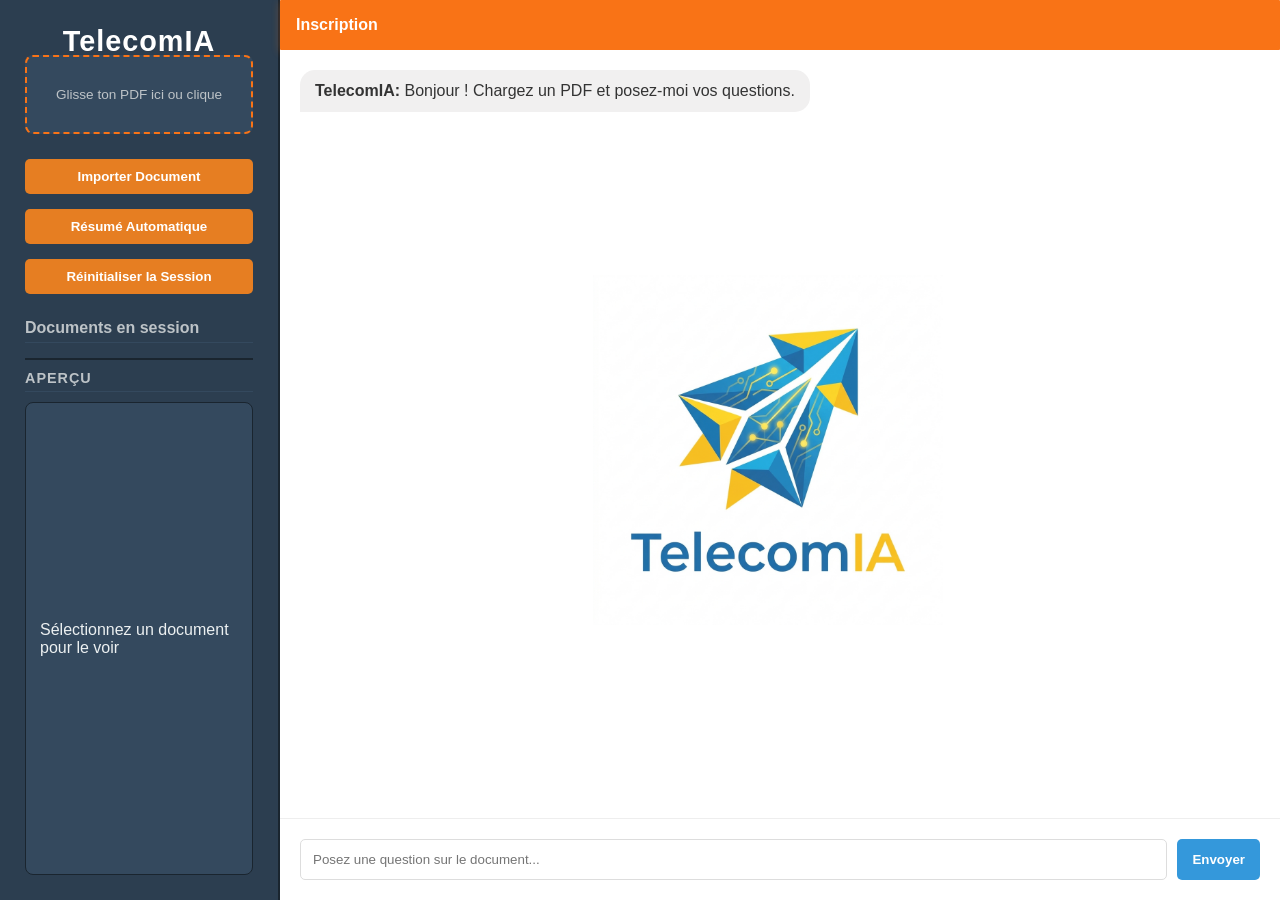
<file: index.html>
<!DOCTYPE html>
<html lang="fr">
<head>
    <meta charset="UTF-8">
    <title>Mon IA Documentaire - TelecomIA RAG</title>
    <link rel="stylesheet" href="style.css">
</head>
<body>


    
<div class="main-layout">
    <div class="sidebar">
        <button type="button" onclick="window.location.reload()" class="btn-titre-refresh">
                 TelecomIA
        </button>
        <div class="upload-section">
            <span id="uploadText">Glisse ton PDF ici ou clique</span>
            <input type="file" id="pdfFile" accept=".pdf">
        </div>
        
        <div id="progress-container" style="display: none; ">
            <progress id="upload-progress" value="0" max="100" style="width: 100%;"></progress>
            <span id="progress-percent">0%</span>
        </div>

        <button id="btnImport" class="secondary">Importer Document</button>

        <button id="btnResume" class="secondary">Résumé Automatique</button>

        <button id="btnReset" class="secondary">Réinitialiser la Session</button>
        
        <h3>Documents en session</h3>
        <ul id="listeDocs"></ul>

        <div id="pdfViewerContainer">
            <h3>Aperçu</h3>
            <div id="pdfViewer">
                <p>Sélectionnez un document pour le voir</p>
            </div>
        </div>
    </div>

    <div class="chat-area">
        <a href="register.html" class="btn-register-top">Inscription</a>
        <div id="chatBox">
            <div class="ai-msg"><b>TelecomIA:</b> Bonjour ! Chargez un PDF et posez-moi vos questions.</div>
        </div>
        
        <div class="input-group">
            <input type="text" id="question" placeholder="Posez une question sur le document...">
            <button id="btnEnvoyer">Envoyer</button>
        </div>
    </div>
</div>

<script src="index.js"></script>
</body>
</html>
</file>
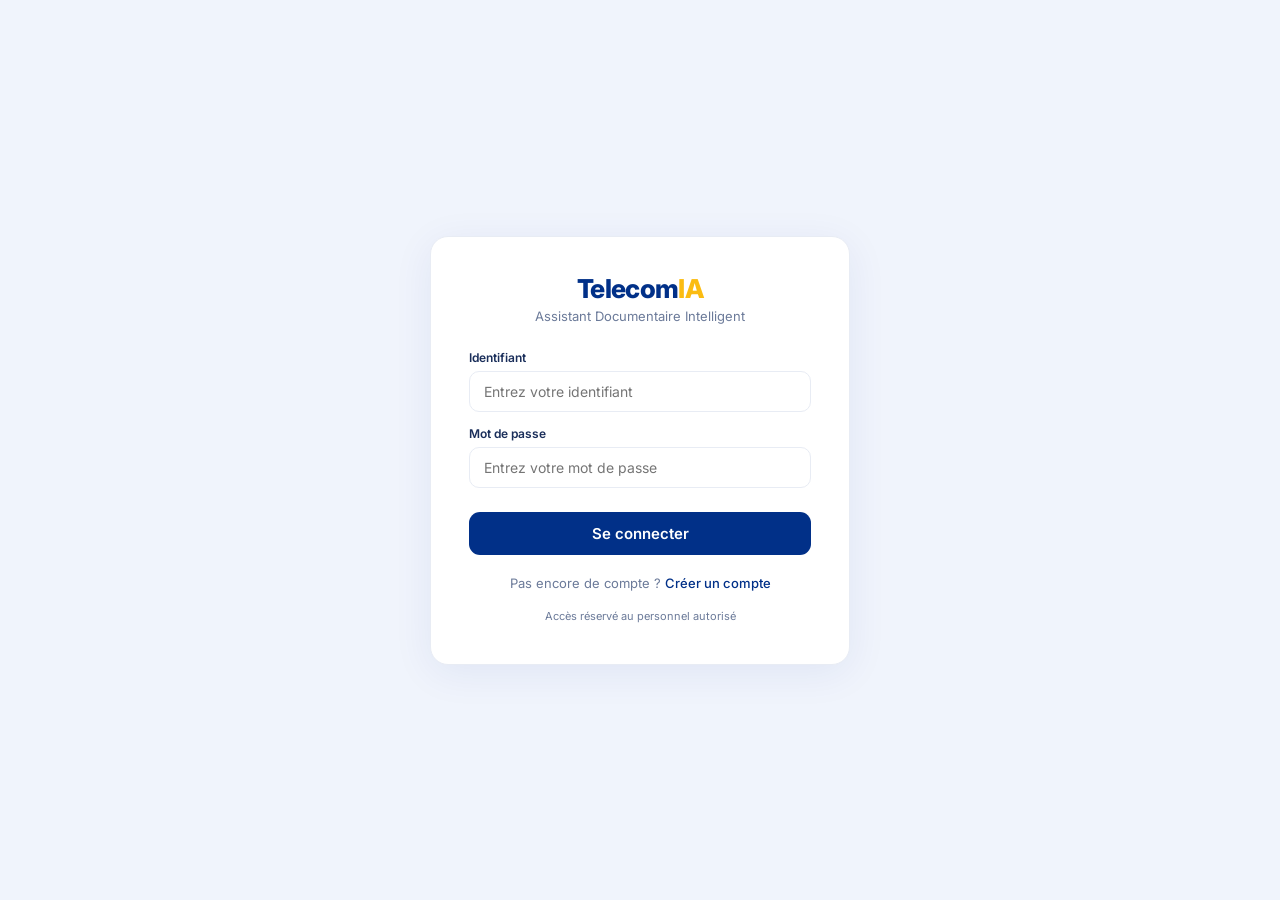
<file: login.html>
<!DOCTYPE html>
<html lang="fr">
<head>
    <meta charset="UTF-8">
    <title>TelecomIA - Connexion</title>
    <link rel="stylesheet" href="test.css">
</head>

<body class="page-login">


    
<div class="login-container">
    <div class="logo">
        <h1>Telecom<span>IA</span></h1>
        <p>Assistant Documentaire Intelligent</p>
    </div>

    <div class="form-group">
        <label>Identifiant</label>
        <input type="text" id="username" placeholder="Entrez votre identifiant" autocomplete="off">
    </div>

    <div class="form-group">
        <label>Mot de passe</label>
        <input type="password" id="password" placeholder="Entrez votre mot de passe">
    </div>

    <button class="btn-login" id="btnLogin">Se connecter</button>

    <div class="error-msg" id="errorMsg">Identifiants incorrects ou compte inactif.</div>
    <div class="register-link"> Pas encore de compte ? <a href="register.html">Créer un compte</a> </div>

    <p class="footer-text">Accès réservé au personnel autorisé</p>
</div>

<script src="login.js"></script>
</body>
</html>
</file>
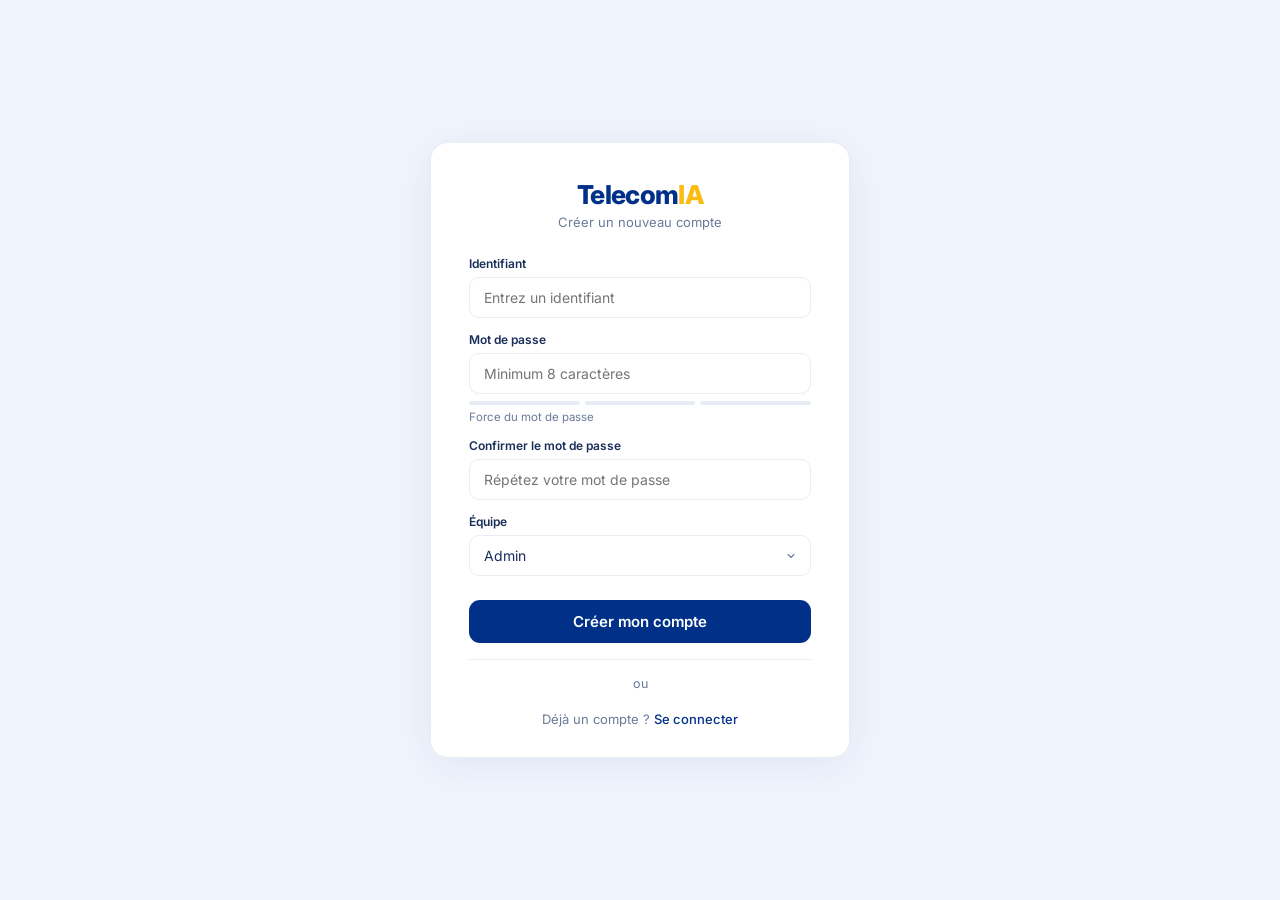
<file: register.html>
<!DOCTYPE html>
<html lang="fr">
<head>
    <meta charset="UTF-8">
    <title>TelecomIA - Inscription</title>
    <link rel="stylesheet" href="test.css">
</head>
<body class="page-register">

<div class="register-container">
    <div class="logo">
        <h1>Telecom<span>IA</span></h1>
        <p>Créer un nouveau compte</p>
    </div>


    <div class="form-group">
        <label>Identifiant</label>
        <input type="text" id="username" placeholder="Entrez un identifiant" autocomplete="off">
    </div>

    <div class="form-group">
        <label>Mot de passe</label>
        <input type="password" id="password" placeholder="Minimum 8 caractères">
        <div class="strength-wrap">
            <div class="strength-bar" id="bar1"></div>
            <div class="strength-bar" id="bar2"></div>
            <div class="strength-bar" id="bar3"></div>
        </div>
        <div class="field-hint" id="strengthLabel">Force du mot de passe</div>
    </div>

    <div class="form-group">
        <label>Confirmer le mot de passe</label>
        <input type="password" id="confirmPassword" placeholder="Répétez votre mot de passe">
        <div id="matchIndicator"></div>
    </div>


<div class="form-group">
        <label>Équipe</label>
        <select id="equipeId">
            <option value="admin">Admin</option>
            <option value="RH">RH</option>
            <option value="TECH">TECH</option>
        </select>
    </div>

    <button class="btn-login" id="btnRegister">Créer mon compte</button>

    <div class="error-msg" id="errorMsg"></div>
    <div class="success-msg" id="successMsg">✓ Compte créé avec succès ! Redirection…</div>

    <div class="or-divider">ou</div>

    <div class="bottom-link">
        Déjà un compte ? <a href="login.html">Se connecter</a>
    </div>
</div>

<script src="register.js"></script>
</body>
</html>
</file>
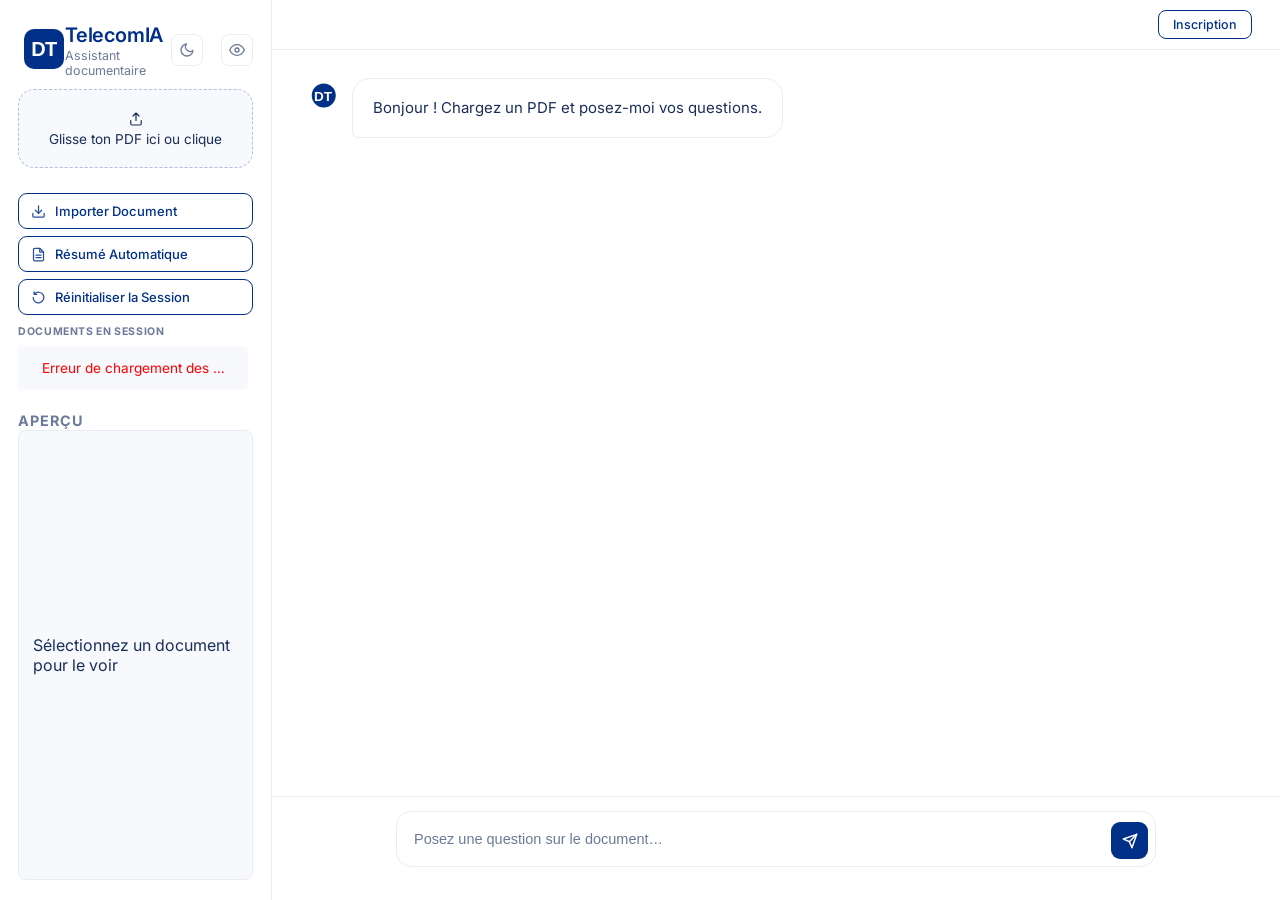
<file: test.html>
<!DOCTYPE html>
<html lang="fr">
<head>
    <title>Mon IA Documentaire - TelecomIA RAG</title>
    <link rel="stylesheet" href="test.css">
</head>
<body>

<div class="m-app">

    <!-- ── SIDEBAR ── -->
    <aside class="m-sidebar">

        <div class="m-side-head">
            <button type="button" onclick="window.location.reload()" class="m-brand">
                <div id="brand-logo"><svg viewBox="0 0 64 64" width="40" height="40"><rect width="64" height="64" rx="16" fill="var(--accent)" /><text x="50%" y="54%" dominant-baseline="middle" text-anchor="middle" fill="#ffffff" font-family="Arial, sans-serif" font-weight="bold" font-size="32" letter-spacing="-1">DT</text></svg></div>
                <div class="m-brand-text">
                    <span class="m-brand-name">TelecomIA</span>
                    <span class="m-brand-sub">Assistant documentaire</span>
                </div>
            </button>
            <button id="btn-theme" class="m-theme" aria-label="Changer le thème">
                <!-- Icône SOLEIL (mode clair) -->
                <svg class="icon-sun" viewBox="0 0 24 24" width="16" height="16" fill="none"
                    stroke="currentColor" stroke-width="2" stroke-linecap="round" stroke-linejoin="round">
                    <circle cx="12" cy="12" r="5"/>
                    <path d="M12 1v2M12 21v2M4.22 4.22l1.42 1.42M18.36 18.36l1.42 1.42
                            M1 12h2M21 12h2M4.22 19.78l1.42-1.42M18.36 5.64l1.42-1.42"/>
                </svg>
                <!-- Icône LUNE (mode sombre) -->
                <svg class="icon-moon" viewBox="0 0 24 24" width="16" height="16" fill="none"
                    stroke="currentColor" stroke-width="2" stroke-linecap="round" stroke-linejoin="round">
                    <path d="M21 12.79A9 9 0 1 1 11.21 3 7 7 0 0 0 21 12.79z"/>
                </svg>
            </button>
            <button id="btn-colorblind" class="m-theme" aria-label="Activer le mode daltonien" style="margin-left: 8px;">
                <svg viewBox="0 0 24 24" width="16" height="16" fill="none" stroke="currentColor" stroke-width="2" stroke-linecap="round" stroke-linejoin="round">
                    <path d="M1 12s4-8 11-8 11 8 11 8-4 8-11 8-11-8-11-8z"></path>
                    <circle cx="12" cy="12" r="3"></circle>
                </svg>
            </button>
        </div>

        <div class="upload-section">
            <span class="upload-icon">
                <svg viewBox="0 0 24 24" width="18" height="18" fill="none" stroke="currentColor" stroke-width="1.6" stroke-linecap="round" stroke-linejoin="round"> <path d="M12 14V4M8 8l4-4 4 4"></path><path d="M5 14v4a2 2 0 0 0 2 2h10a2 2 0 0 0 2-2v-4"></path></svg>
            </span>
            <span class="upload-section-ico"></span>
            <span id="uploadText">Glisse ton PDF ici ou clique</span>
            <input type="file" id="pdfFile" accept=".pdf">
        </div>


            <div id="progress-container" style="display:none;">
                <progress id="upload-progress" value="0" max="100"></progress>
                <span id="progress-percent">0%</span>
            </div>

            <div class="m-actions">
                <button id="btnImport" class="m-btn">
                    <svg viewBox="0 0 24 24" width="15" height="15" fill="none"
                         stroke="currentColor" stroke-width="2"
                         stroke-linecap="round" stroke-linejoin="round">
                        <path d="M21 15v4a2 2 0 0 1-2 2H5a2 2 0 0 1-2-2v-4"/>
                        <polyline points="7 10 12 15 17 10"/>
                        <line x1="12" y1="15" x2="12" y2="3"/>
                    </svg>
                    Importer Document
                </button>
                <button id="btnResume" class="m-btn">
                    <svg viewBox="0 0 24 24" width="15" height="15" fill="none"
                         stroke="currentColor" stroke-width="2"
                         stroke-linecap="round" stroke-linejoin="round">
                        <path d="M14 2H6a2 2 0 0 0-2 2v16a2 2 0 0 0 2 2h12a2 2 0 0 0 2-2V8z"/>
                        <polyline points="14 2 14 8 20 8"/>
                        <line x1="16" y1="13" x2="8" y2="13"/>
                        <line x1="16" y1="17" x2="8" y2="17"/>
                    </svg>
                    Résumé Automatique
                </button>
                <button id="btnReset" class="m-btn">
                    <svg viewBox="0 0 24 24" width="15" height="15" fill="none"
                         stroke="currentColor" stroke-width="2"
                         stroke-linecap="round" stroke-linejoin="round">
                        <path d="M3.5 12a8.5 8.5 0 1 0 2.6-6.1M5 3v4h4"/>
                    </svg>
                    Réinitialiser la Session
                </button>
            </div>

            
                <p class="m-label">Documents en session</p>
                <ul id="listeDocs"></ul>


        <div id="pdfViewerContainer">
            <h3>Aperçu</h3>
            <div id="pdfViewer">
                <p>Sélectionnez un document pour le voir</p>
            </div>
        </div>
    </aside>

    <!-- ── MAIN ── -->
    <main class="m-main">

        <div class="m-chat-head">
            <a href="register.html" class="m-register-link">Inscription</a>
        </div>

        <div class="m-scroll" id="chatBox">
            <div class="ai-row">
                <div class="ai-icon">
                <svg viewBox="0 -3 15 20" width="30" height="30">
                <rect width="16" height="16" rx="8" fill="var(--accent)" />
                <text x="50%" y="50%" dominant-baseline="middle" text-anchor="middle" fill="#ffffff" font-family="Arial, sans-serif" font-weight="bold" font-size="9" dy="-1">DT</text>
                </svg></div>
                   <div class="ai-msg">Bonjour ! Chargez un PDF et posez-moi vos questions.</div>
            </div>       
        </div>

        <div class="m-inputbar">
            <div class="m-input-shell">
                <input type="text" class="m-textarea" id="question" rows="1"
                          placeholder="Posez une question sur le document…">
                <button class="m-send" id="btnEnvoyer" aria-label="Envoyer">
                    <svg viewBox="0 0 24 24" width="16" height="16" fill="none"
                         stroke="currentColor" stroke-width="2.2"
                         stroke-linecap="round" stroke-linejoin="round">
                        <path d="M22 2L11 13"/>
                        <path d="M22 2L15 22 11 13 2 9l20-7z"/>
                    </svg>
                </button>
            </div>
        </div>

    </main>

</div>

<script src="index.js"></script>
</body>
</html>
</file>
<file: style.css>
/* --- Mise en page globale --- */
* {
    box-sizing: border-box;
    margin: 0;
    padding: 0;
}

body {
    font-family: 'Segoe UI', Tahoma, Geneva, Verdana, sans-serif;
    background-color: #f0f2f5;
    color: #333;
}

.main-layout {
    display: flex;
    height: 100vh; /* Toute la hauteur de l'écran */
    overflow: hidden;
}

/* --- Écran de connexion --- */


body.page-register {
    background-color: #0f3460;
    display: flex;
    justify-content: center;
    align-items: center;
    height: 100vh;
    overflow: hidden;
}


body.page-register::before {
    content: '';
    position: fixed;
    top: -50%;
    left: -50%;
    width: 200%;
    height: 200%;
    background: radial-gradient(ellipse at center, #fb923c 0%, #1a1a2e 50%, #0f3460 100%);
    animation: rotateBg 10s linear infinite;
    z-index: 0;
}

body.page-register .main-layout {
    display: none;
}

/* Container */
body.page-register .register-container,
body.page-register #register-screen {
    position: relative;
    z-index: 1;
    background: #16213e;
    border: 1px solid #fb923c;
    border-radius: 12px;
    padding: 48px 40px;
    width: 380px;
    max-width: 90%;
    box-shadow: 0 20px 60px rgba(0,0,0,0.5);
    animation: fadeIn 0.4s ease;
    text-align: center;
    color: #e0e0e0;
    margin: 0 auto;
}

/* Logo */
body.page-register .logo {
    margin-bottom: 32px;
}
body.page-register .logo h1 {
    color: #e0e0e0;
    font-size: 1.8rem;
    font-weight: 700;
    letter-spacing: 1px;
}
body.page-register .logo span {
    color: #fb923c;
}
body.page-register .logo p {
    color: #7a8ba0;
    font-size: 0.85rem;
    margin-top: 6px;
}

/* Groupes de formulaire */
body.page-register .form-group {
    margin-bottom: 20px;
    text-align: left;
}
body.page-register label {
    display: block;
    color: #a0b4c8;
    font-size: 0.82rem;
    margin-bottom: 8px;
    letter-spacing: 0.5px;
    text-transform: uppercase;
}

/* Champs */
body.page-register input, select {
    width: 100%;
    padding: 12px 16px;
    background: #0f3460;
    border: 0.5px solid #fb923c;
    border-radius: 8px;
    color: #e0e0e0;
    font-size: 0.95rem;
    outline: none;
    transition: border-color 0.2s, box-shadow 0.2s;
    box-sizing: border-box;
}
body.page-register input:focus, select:focus {
    box-shadow: 0 0 0 1px #fb923c;
}
body.page-register input::placeholder {
    color: #4a6080;
}

/* Bouton */
body.page-register .btn-register,
body.page-register #btnRegister {
    width: 100%;
    padding: 13px;
    background: #f97316;
    color: #fff;
    border: none;
    border-radius: 8px;
    font-size: 1rem;
    font-weight: 600;
    cursor: pointer;
    margin-top: 8px;
    transition: background 0.2s, transform 0.1s;
    letter-spacing: 0.5px;
}
body.page-register .btn-register:hover,
body.page-register #btnRegister:hover {
    background: #fb923c;
}
body.page-register .btn-register:active,
body.page-register #btnRegister:active {
    transform: scale(0.98);
}
body.page-register .btn-register:disabled,
body.page-register #btnRegister:disabled {
    background: #2a5080;
    cursor: not-allowed;
}

/* Message d'erreur */
body.page-register .error-msg {
    background: rgba(220, 53, 69, 0.15);
    border: 1px solid rgba(220, 53, 69, 0.4);
    color: #ff6b7a;
    padding: 10px 14px;
    border-radius: 8px;
    font-size: 0.85rem;
    margin-top: 16px;
    display: none;
    text-align: center;
}
body.page-register .error-msg.visible {
    display: block;
    animation: shake 0.3s ease;
}

@keyframes shake {
    0%, 100% { transform: translateX(0); }
    25%       { transform: translateX(-6px); }
    75%       { transform: translateX(6px); }
}

/* Pied de page */
body.page-register .footer-text,
body.page-register p.footer-text {
    text-align: center;
    color: #4a6080;
    font-size: 0.75rem;
    margin-top: 28px;
}


body.page-login {
    background-color: #0f3460;
    display: flex;
    justify-content: center;
    align-items: center;
    height: 100vh;
    overflow: hidden;
    top: -50%;
    left: -50%;
    width: 100%;
}

body.page-login::before {
    content: '';
    position: fixed;
    top: -50%;
    left: -50%;
    width: 200%;
    height: 200%;
    background: radial-gradient(ellipse at center, #fb923c 0%, #1a1a2e 50%, #0f3460 100%);
    animation: rotateBg 10s linear infinite;
    z-index: 0;
}

@keyframes rotateBg {
    0%   { transform: rotate(0deg); }
    100% { transform: rotate(360deg); }
}


body.page-login .main-layout {
    display: none;
}

/* Container */
body.page-login .login-container,
body.page-login #login-screen {
    position: relative;
    z-index: 1;
    background: #16213e;
    border: 1px solid #fb923c;
    border-radius: 12px;
    padding: 48px 40px;
    width: 380px;
    max-width: 90%;
    box-shadow: 0 20px 60px rgba(0,0,0,0.5);
    animation: fadeIn 0.4s ease;
    text-align: center;
    color: #e0e0e0;
    margin: 0 auto;
}

@keyframes fadeIn {
    from { opacity: 0; transform: translateY(20px); }
    to   { opacity: 1; transform: translateY(0); }
}

/* Logo */
body.page-login .logo {
    margin-bottom: 32px;
}
body.page-login .logo h1 {
    color: #e0e0e0;
    font-size: 1.8rem;
    font-weight: 700;
    letter-spacing: 1px;
}
body.page-login .logo span {
    color: #fb923c;
}
body.page-login .logo p {
    color: #7a8ba0;
    font-size: 0.85rem;
    margin-top: 6px;
}

/* Groupes de formulaire */
body.page-login .form-group {
    margin-bottom: 20px;
    text-align: left;
}
body.page-login label {
    display: block;
    color: #a0b4c8;
    font-size: 0.82rem;
    margin-bottom: 8px;
    letter-spacing: 0.5px;
    text-transform: uppercase;
}

/* Champs */
body.page-login input, select {
    width: 100%;
    padding: 12px 16px;
    background: #0f3460;
    border: 0.5px solid #fb923c;
    border-radius: 8px;
    color: #e0e0e0;
    font-size: 0.95rem;
    outline: none;
    transition: border-color 0.2s, box-shadow 0.2s;
    box-sizing: border-box;
}
body.page-login input:focus, select:focus {
    box-shadow: 0 0 0 1px #fb923c;
}
body.page-login input::placeholder {
    color: #4a6080;
}

/* Bouton */
body.page-login .btn-login,
body.page-login #btnLogin {
    width: 100%;
    padding: 13px;
    background: #f97316;
    color: #fff;
    border: none;
    border-radius: 8px;
    font-size: 1rem;
    font-weight: 600;
    cursor: pointer;
    margin-top: 8px;
    transition: background 0.2s, transform 0.1s;
    letter-spacing: 0.5px;
}
body.page-login .btn-login:hover,
body.page-login #btnLogin:hover {
    background: #fb923c;
}
body.page-login .btn-login:active,
body.page-login #btnLogin:active {
    transform: scale(0.98);
}
body.page-login .btn-login:disabled,
body.page-login #btnLogin:disabled {
    background: #2a5080;
    cursor: not-allowed;
}

/* Message d'erreur */
body.page-login .error-msg {
    background: rgba(220, 53, 69, 0.15);
    border: 1px solid rgba(220, 53, 69, 0.4);
    color: #ff6b7a;
    padding: 10px 14px;
    border-radius: 8px;
    font-size: 0.85rem;
    margin-top: 16px;
    display: none;
    text-align: center;
}
body.page-login .error-msg.visible {
    display: block;
    animation: shake 0.3s ease;
}

@keyframes shake {
    0%, 100% { transform: translateX(0); }
    25%       { transform: translateX(-6px); }
    75%       { transform: translateX(6px); }
}

/* Pied de page */
body.page-login .footer-text,
body.page-login p.footer-text {
    text-align: center;
    color: #4a6080;
    font-size: 0.75rem;
    margin-top: 28px;
}

/* --- Barre latérale (Sidebar) --- */
.btn-titre-refresh {
    background: none;
    border: none;
    color: #ffffff; 
    font-size: 1.8rem;
    font-weight: 700;
    letter-spacing: 1px;
    cursor: pointer;
    padding: 0;
    text-align: center;
    transition: opacity 0.2s;
    height: 30px;
}

.btn-titre-refresh:hover {opacity: 0.7; }



.sidebar {
    /* Structure */
    width: 280px;
    height: 100vh;
    overflow-y: auto;
    display: flex;
    flex-direction: column;

    /* Look & Design */
    background-color: #2c3e50;
    color: #ecf0f1;
    padding: 25px;
    border-right: 2px solid #1a252f;
    box-shadow: 2px 0 10px rgba(0,0,0,0.2);
}

/* On garde les styles des éléments internes */
.sidebar h2 {
    font-size: 1.4em;
    margin-bottom: 20px;
    color: #3498db;
    font-weight: 600;
}

.sidebar h3 {
    font-size: 1em;
    margin-top: 10px;
    margin-bottom: 15px;
    color: #bdc3c7;
    border-bottom: 1px solid #34495e;
    padding-bottom: 5px;
}

.upload-section {
    margin-bottom: 25px;
    background: #34495e;
    padding: 30px 15px;
    border-radius: 8px;
    border: 2px dashed #f97316;
    text-align: center;
    color: #bdc3c7;
    font-size: 0.85em;
    position: relative;
}



input[type="file"] {
    position: absolute;
    top: 0;
    left: 0;
    width: 100%;
    height: 100%;
    opacity: 0;
    cursor: pointer;
}

.upload-section:hover {
    background: #2c3e50; 
    border-color: #fb923c;
}



/* --- Boutons --- */
button {
    padding: 10px 15px;
    border: none;
    border-radius: 5px;
    cursor: pointer;
    font-weight: bold;
    transition: background 0.3s;
}

#btnEnvoyer {
    background-color: #3498db;
    color: white;
}

#btnEnvoyer:hover {
    background-color: #2980b9;
}

.secondary {
    background-color: #e67e22;
    color: white;
    width: 100%;
    margin-bottom: 15px;
}

.secondary:hover {
    background-color: #d35400;
}
/* --- Liste des documents --- */
#listeDocs {
    list-style: none;
    flex-shrink: 0; /* Empêche la liste de s'écraser, mais on va limiter sa hauteur */
    max-height: 90px; /* Taille maximum avant de scroller */
    overflow-y: auto;
    padding-right: 5px;
}

#listeDocs li {
    background: #34495e;
    padding: 10px; /* Plus d'espace pour cliquer */
    margin-bottom: 8px;
    border-radius: 5px;
    font-size: 0.85em;
    cursor: pointer;
    transition: all 0.2s ease;
    border-left: 4px solid transparent; /* Petit détail chic */
    white-space: nowrap; /* Empêche le texte de revenir à la ligne */
    overflow: hidden; /* Cache ce qui dépasse */
    text-overflow: ellipsis; /* Coupe le nom si trop long */
}

#listeDocs li:hover {
    background: #4e6a85;
    transform: translateX(3px); /* Effet de glissement au survol */
}

/* CLASSE ACTIVE : Ajoutée par le JS quand on clique */
#listeDocs li.actif {
    background: #3498db; 
    border-left: 5px solid #fff;
    font-weight: bold;
    box-shadow: 0 4px 12px rgba(0,0,0,0.2);
    position: relative; /* Indispensable pour placer la forme */
    clip-path: polygon(0% 0%, 95% 0%, 100% 50%, 95% 100%, 0% 100%);
    padding-right: 20px; /* Décale légèrement l'élément vers la droite */
}

/* Le triangle blanc */
#listeDocs li.actif::after {
    content: "";
    position: absolute;
    right: 15%; 
    top: 50%;
    transform: translateY(-50%);
    
    /* Dessin du triangle blanc */
    border-top: 6px solid transparent;
    border-bottom: 6px solid transparent;
    border-left: 8px solid #fff; 
}

/* --- Vue Document (PDF) --- */
#pdfViewerContainer {
    flex-grow: 1;
    display: flex;
    flex-direction: column;
    border-top: 2px solid #1a252f;
    min-height: 0; /* Important pour le scroll interne */
}

#pdfViewerContainer h3 {
    font-size: 0.9em;
    text-transform: uppercase;
    letter-spacing: 1px;
    margin-bottom: 10px;
    color: #bdc3c7;
}

#pdfViewer {
    flex-grow: 1;
    background: #34495e; 
    border-radius: 8px;
    overflow: hidden;
    display: flex;
    align-items: center;
    justify-content: center;
    border: 1px solid #1a252f;
}

#pdfViewer embed, #pdfViewer iframe {
    width: 100%;
    height: 100%;
    border: none;
}

#pdfViewer p
{
    margin: 0;
    padding: 7px 14px;
}


/* --- Zone de Chat --- */
.chat-area {
    flex: 1;
    display: flex;
    flex-direction: column;
    background-color: white;
}

#chatBox {
    flex: 1;
    padding: 20px;
    overflow-y: auto;
    display: flex;
    flex-direction: column;
    gap: 15px;
    position: relative;
    background-color: white;
}

#chatBox::before {
    content: "";
    position: fixed;
    top: 50%;
    left: 60%;
    transform: translate(-50%, -50%);
    width: 350px;  /* Taille du logo */
    height: 350px; 
    background-image: url('images/LOGOTelecomIA.png'); 
    background-repeat: no-repeat;
    background-position: center;
    background-size: contain;
    opacity: 0.9; 
    pointer-events: none;
    z-index: 0;
}


.ai-msg {
    position: relative;
    z-index: 1;
    align-self: flex-start;
    background-color: #f1f0f0;
    padding: 10px 15px;
    border-radius: 15px 15px 15px 0;
    max-width: 80%;
    line-height: 1.4;
}

.user-msg {
    position: relative;
    z-index: 1;
    align-self: flex-end;
    background-color: #3498db;
    color: white;
    padding: 10px 15px;
    border-radius: 15px 15px 0 15px;
    max-width: 80%;
}

/* --- Barre de saisie --- */
.input-group {
    padding: 20px;
    border-top: 1px solid #eee;
    display: flex;
    gap: 10px;
}

#question {
    flex: 1;
    padding: 12px;
    border: 1px solid #ddd;
    border-radius: 5px;
    outline: none;
}


/* --- Page Inscription --- */
body.page-login .register-container {
    width: 440px;
    padding: 40px 42px;
}

.form-row {
    display: flex;
    gap: 14px;
}
.form-row .form-group {
    flex: 1;
    margin-bottom: 18px;
}

.strength-wrap {
    display: flex;
    gap: 5px;
    margin-top: 7px;
}
.strength-bar {
    flex: 1;
    height: 3px;
    border-radius: 3px;
    background: #1a3550;
    transition: background 0.35s ease;
}
.strength-bar.weak   { background: #ef4444; }
.strength-bar.medium { background: #f59e0b; }
.strength-bar.strong { background: #22c55e; }

.success-msg {
    background: rgba(34, 197, 94, 0.12);
    border: 1px solid rgba(34, 197, 94, 0.35);
    color: #4ade80;
    padding: 10px 14px;
    border-radius: 8px;
    font-size: 0.85rem;
    margin-top: 16px;
    display: none;
    text-align: center;
}
.success-msg.visible {
    display: block;
    animation: fadeIn 0.3s ease;
}

.or-divider {
    display: flex;
    align-items: center;
    gap: 10px;
    color: #4a6080;
    font-size: 0.78rem;
    margin: 18px 0 14px;
}
.or-divider::before,
.or-divider::after {
    content: '';
    flex: 1;
    height: 1px;
    background: #1e3a5a;
}

.bottom-link {
    text-align: center;
    color: #7a8ba0;
    font-size: 0.83rem;
    margin-top: 18px;
}
.bottom-link a {
    color: #fb923c;
    text-decoration: none;
    font-weight: 600;
    transition: color 0.2s;
}
.bottom-link a:hover {
    color: #f97316;
    text-decoration: underline;
}

.field-hint {
    color: #4a6080;
    font-size: 0.72rem;
    margin-top: 5px;
}
.match-ok   { color: #4ade80; font-size: 0.72rem; margin-top: 5px; }
.match-fail { color: #f87171; font-size: 0.72rem; margin-top: 5px; }

/* --- Lien inscription dans login.html --- */
body.page-login .register-link {
    text-align: center;
    color: #7a8ba0;
    font-size: 0.83rem;
    margin-top: 16px;
}
body.page-login .register-link a {
    color: #fb923c;
    text-decoration: none;
    font-weight: 600;
}
body.page-login .register-link a:hover {
    color: #f97316;
    text-decoration: underline;
}

/* --- Barre top + bouton inscription dans index.html --- */
.chat-topbar {
    display: flex;
    justify-content: flex-end;
    align-items: center;
    padding: 10px 20px;
    border-bottom: 1px solid #eee;
    background: #ffffff;
    flex-shrink: 0;
}
.btn-register-top {
    display: inline-flex;
    align-items: center;
    gap: 7px;
    background: #f97316;
    color: #fff;
    padding: 16px 16px;
    border-radius: 1px;
    font-size: 1rem;
    font-weight: 700;
    text-decoration: none;
    transition: background 0.2s, transform 0.15s, box-shadow 0.2s;
    box-shadow: 0 2px 8px rgba(249,115,22,0.3);
}
.btn-register-top:hover {
    background: #fb923c;
    transform: translateY(-1px);
    box-shadow: 0 4px 14px rgba(249,115,22,0.4);
}
</file>
<file: test.css>
@import url('https://fonts.googleapis.com/css2?family=Inter:wght@400;500;600;800&display=swap');

/* ── Tokens : mode clair ─────────────────────────────────────── */
.m-app {
  --bg:          #FFFFFF;
  --side:        #FFFFFF;
  --border:      #E8ECF4;
  --text-active: #E6ECFA;
  --text:        #1A2E5A;
  --gray:        #6B7A99;
  --accent:      #013088;
  --brand:       #013088;
  --active:      #F7F9FC;
  --ai-bg:       #FFFFFF;
  --ai-border:   #E8ECF4;
  --strong:      #013088;
  --user-bg:     #013088;
  --user-text:   #FFFFFF;
  --drop-border: rgba(1,48,136,.28);
  --prev-bg:     #F7F9FC;
  --prev-bar:    #EEF1F7;
  --shell-bg:    #FFFFFF;
  --scroll:      #D4DBF0;
  --send-bg:     #013088;
  --send-fg:     #FFFFFF;
  --ok:          #36c07f;
}

/* ── Tokens : mode sombre ────────────────────────────────────── */
.m-app.dark {
  --bg:          #0B1430;
  --side:        #0E1A38;
  --border:      #243156;
  --text-active: #E6ECFA;
  --text:        #E6ECFA;
  --gray:        #FBBC12;
  --accent:      #FBBC12;
  --brand:       #FFFFFF;
  --active:      rgba(255,255,255,.06);
  --ai-bg:       #13224A;
  --ai-border:   #283A6B;
  --strong:      #9DB6F7;
  --user-bg:     #1B47A8;
  --user-text:   #FFFFFF;
  --drop-border: rgba(255,255,255,.22);
  --prev-bg:     rgba(255,255,255,.04);
  --prev-bar:    rgba(255,255,255,.10);
  --shell-bg:    #0E1A38;
  --scroll:      #2A3A66;
  --send-bg:     #1B47A8;
  --send-fg:     #FFFFFF;
  --ok:          #5CC993;
}

/* ── Tokens : mode daltonien (Palette Okabe-Ito) ──────────────── */
.m-app.colorblind {
  /* Base claire pour un contraste maximal */
  --bg:          #FFFFFF;
  --side:        #FFFFFF;
  --border:      #E8ECF4;
  --text-active: #E6ECFA;
  --text:        #1A2E5A; /* Texte très sombre */
  --gray:        #506080;
  
  /* Couleurs interactives Okabe-Ito */
  --accent:      #0072B2; /* Bleu profond Okabe-Ito */
  --brand:       #0072B2;
  --active:      #F7F9FC;
  --ai-bg:       #FFFFFF;
  --ai-border:   #E8ECF4;
  --strong:      #0072B2;
  --user-bg:     #0072B2;
  --user-text:   #FFFFFF;
  --drop-border: rgba(0, 114, 178, 0.35);
  --prev-bg:     #F7F9FC;
  --prev-bar:    #EEF1F7;
  --shell-bg:    #FFFFFF;
  --scroll:      #D4DBF0;
  --send-bg:     #D55E00; /* Vermillon Okabe-Ito : très visible pour le bouton d'envoi */
  --send-fg:     #FFFFFF;
  
  /* États (Le plus important pour les daltoniens) */
  --ok:          #009E73; /* Vert bleuté : ne se confondra jamais avec le rouge/marron */
}

body:has(.m-app.colorblind) { background: #FFFFFF; }

body:has(.m-app.dark) { background: #0B1430; }

/* ================================================================
   RESET & BASE
================================================================ */
*, *::before, *::after { box-sizing: border-box; }
html, body { margin: 0; height: 100%; }
body {
  font-family: 'Inter', system-ui, -apple-system, sans-serif;
  background: #fff;
  color: #1A2E5A;
  -webkit-font-smoothing: antialiased;
}
button { font-family: inherit; cursor: pointer; border: none; background: none; }
a      { color: inherit; text-decoration: none; }

/* ================================================================
   LAYOUT PRINCIPAL
================================================================ */
.m-app {
  display: flex;
  height: 100vh;
  overflow: hidden;
  background: var(--bg);
  color: var(--text);
  transition: background-color .25s, color .25s;
}


/* ================================================================
   SIDEBAR
================================================================ */
.m-sidebar {
  width: 272px;
  padding: 20px 18px;
  flex: 0 0 272px;
  background: var(--side);
  border-right: 1px solid var(--border);
  display: flex;
  flex-direction: column;
  min-height: 0;
  transition: background-color .25s, border-color .25s;
}

.m-side-head {
  margin-bottom: 10px;
  display: flex;
  align-items: center;
  justify-content: space-between;
  gap: 10px;
  padding: 0px 0px 0px 0px;
  flex: 0 0 auto;
}


.m-side-foot {
  flex: 0 0 auto;
  padding: 12px 16px 16px;
  border-top: 1px solid var(--border);
}

/* ── Brand / logo ── */
.m-brand{ display: flex; align-items: center; gap: 1px; min-width: 0; margin-top: 2px; }
.m-brand-text { line-height: 1.2; min-width: 0; }
.m-brand-name{font-weight:600; font-size:20px; color:var(--brand); letter-spacing:-0.01em; text-align: left; display: block;}
.m-brand-sub{font-weight:400; font-size:12.5px; color:var(--gray); margin-top:1px; text-align: left; display: block;}

/* ── Bouton thème ── */
.m-theme {
  flex: 0 0 auto;
  margin-bottom: 0px;
  width: 32px; height: 32px;
  border-radius: 8px;
  color: var(--gray);
  display: flex; align-items: center; justify-content: center;
  border: 1px solid var(--border);
  transition: color .2s, background .2s, border-color .2s;
}
.icon-sun { display: none; }

.m-app.dark .icon-moon  { display: none; }
.m-app.dark .icon-sun { display: block; }

.m-theme:hover { color: var(--accent); background: var(--active); }

/* ── Zone de drop ── */


.upload-section {
  margin-bottom: 25px;
  padding: 20px 10px;
  border-radius: 16px;
  border:1.5px dashed var(--drop-border);
  background: var(--active);
  text-align: center;
  font-size: 0.85em;
  position: relative;
}

.uploadText {
  font-size: 13px;
  font-weight: 500;
  color: var(--text);
}

.upload-section:hover,.upload-section.drag{border-color:var(--accent); background:var(--active);}
.upload-section-ico{color:var(--accent); opacity:.7; display:flex;}
.upload-section-t{font-size:13px; font-weight:500; color:var(--text);}
.upload-section-s{font-size:11px; color:var(--gray);}

input[type="file"] {
  position: absolute;
  top: 0;
  left: 0;
  width: 100%;
  height: 100%;
  opacity: 0;
  cursor: pointer;
}

/* ── Barre de progression ── */
#progress-container {
  display: none;
  align-items: center; gap: 8px;
  margin-top: 10px;
}
#upload-progress {
  flex: 1; height: 6px;
  border-radius: 99px;
  appearance: none; border: none;
  background: var(--active);
}
#upload-progress::-webkit-progress-bar   { background: var(--active); border-radius: 99px; }
#upload-progress::-webkit-progress-value { background: var(--accent); border-radius: 99px; transition: width .2s; }
#upload-progress::-moz-progress-bar      { background: var(--accent); border-radius: 99px; }
#progress-percent { font-size: 11px; color: var(--gray); white-space: nowrap; min-width: 60px; text-align: right; }

/* ── Boutons d'action ── */
.m-actions { display: flex; flex-direction: column; gap: 7px; margin-bottom: 10px; }

.m-btn {
  width: 100%;
  display: flex; align-items: center; gap: 9px;
  background: transparent;
  border: 1px solid var(--accent);
  color: var(--accent);
  font-weight: 500; font-size: 13px;
  padding: 9px 12px; border-radius: 9px;
  transition: background .2s, opacity .2s;
}
.m-btn svg { flex: 0 0 auto; opacity: .85; }
.m-btn:hover:not(:disabled) { background: var(--active); }
.m-btn:disabled { opacity: .4; cursor: default; }

/* ── DOCUMENT en section ── */
.m-label {
  font-size: 10.5px; font-weight: 700;
  letter-spacing: .06em; text-transform: uppercase;
  color: var(--gray); margin: 0 0 8px;
}

/* ── Liste des documents ── */

#listeDocs {
    list-style: none;
    flex-shrink: 0; /* Empêche la liste de s'écraser, mais on va limiter sa hauteur */
    max-height: 90px; /* Taille maximum avant de scroller */
    overflow-y: auto;
    padding-right: 5px;
    padding: 0 5px 0 0;
    margin: 0;
}

#listeDocs::-webkit-scrollbar {
    width: 6px;
}

#listeDocs::-webkit-scrollbar-thumb {
    background: var(--scroll);
    border-radius: 99px;
}

#listeDocs li {
    background: var(--active);
    color: var(--text);
    padding: 14px 20px;
    margin-bottom: 8px;
    border-radius: 5px;
    font-size: 0.85em;
    cursor: pointer;
    transition: all 0.2s ease;
    border-left: 4px solid transparent; 
    white-space: nowrap; 
    overflow: hidden; /* Cache ce qui dépasse */
    text-overflow: ellipsis; /* Coupe le nom si trop long */
}

#listeDocs li:hover {
    background: #4e6a85;
    transform: translateX(3px); /* Effet de glissement au survol */
}

/* CLASSE ACTIVE : Ajoutée par le JS quand on clique */
#listeDocs li.actif {
    background: var(--accent); 
    border-left: 5px solid #fff;
    font-weight: bold;
    box-shadow: 0 4px 12px rgba(0,0,0,0.2);
    position: relative; /* Indispensable pour placer la forme */
    clip-path: polygon(0% 0%, 95% 0%, 100% 50%, 95% 100%, 0% 100%);
    padding-right: 20px; /* Décale légèrement l'élément vers la droite */
    color : var(--text-active);
}

/* Le triangle blanc */
#listeDocs li.actif::after {
    content: "";
    position: absolute;
    right: 15%; 
    top: 50%;
    transform: translateY(-50%);
    
    /* Dessin du triangle blanc */
    border-top: 6px solid transparent;
    border-bottom: 6px solid transparent;
    border-left: 8px solid #fff; 
}

/* ── Aperçu PDF ── */
#pdfViewerContainer {
    flex-grow: 1;
    display: flex;
    flex-direction: column;
    min-height: 0; /* Important pour le scroll interne */
}

#pdfViewerContainer h3 {
    font-size: 0.9em;
    text-transform: uppercase;
    letter-spacing: 1px;
    margin-bottom: 1px;
    color: var(--gray);
}

#pdfViewer {
    flex-grow: 1;
    background: var(--prev-bg);
    border-radius: 8px;
    overflow: hidden;
    display: flex;
    align-items: center;
    justify-content: center;
    border: 1px solid var(--border);
}

#pdfViewer embed, #pdfViewer iframe {
    width: 100%;
    height: 100%;
    border: none;
}

#pdfViewer p
{
    margin: 0;
    padding: 7px 14px;
}

/* ================================================================
   MAIN / ZONE DE CHAT
================================================================ */
.m-main { flex: 1; display: flex; flex-direction: column; min-width: 0; }

.m-chat-head {
  flex: 0 0 auto;
  display: flex; align-items: center; justify-content: flex-end; gap: 12px;
  padding: 10px 28px;
  border-bottom: 1px solid var(--border);
  background: var(--bg);
  transition: background-color .25s, border-color .25s;
}
.m-register-link {
  font-size: 12.5px; color: var(--accent); font-weight: 500;
  padding: 6px 14px; border: 1px solid var(--accent); border-radius: 8px;
  transition: background .2s;
}
.m-register-link:hover { background: var(--active); }

.m-scroll {
  flex: 1; 
  overflow-y: auto;
  padding: 28px 36px 20px;
  display: flex;
  flex-direction: column; 
}
.m-scroll::-webkit-scrollbar       { width: 8px; }
.m-scroll::-webkit-scrollbar-thumb { background: var(--scroll); border-radius: 99px; }

/* ── Messages ── */

#chatBox {
  display: flex;
  flex-direction: column;
  max-width: 100%;
  gap: 20px;
}

.ai-msg{
  background: var(--ai-bg) !important;
  border: 1px solid var(--ai-border) !important;
  color: var(--text) !important;
  padding: 16px 20px !important;
  border-radius: 18px 18px 18px 6px !important;
  font-size: 15px !important;
  line-height: 1.7 !important;
  max-width: 72% !important;
  transition: background-color .25s ease, border-color .25s ease, color .25s ease !important;
}

.user-msg {
  position: relative;
  z-index: 1;
  align-self: flex-end;
  background: var(--accent);
  color: var(--text-active);
  padding: 10px 15px;
  border-radius: 15px 15px 0 15px;
  max-width: 80%;
}
.ai-icon{
  flex-shrink: 0;
  margin-top: 1px;
  display: flex;
}
.ai-row {
  display: flex;
  align-items: flex-start;
  gap: 14px;
  width: 100%;
}

/* ================================================================
   BARRE D'ENVOI
================================================================ */
.m-inputbar {
  margin-bottom: 20px;
  flex: 0 0 auto;
  background: var(--bg); border-top: 1px solid var(--border);
  padding: 14px 36px 13px;
  transition: background-color .25s, border-color .25s;
}
.m-input-shell {
  max-width: 760px; margin: 0 auto;
  display: flex; align-items: flex-end; gap: 10px;
  background: var(--shell-bg);
  border: 1.5px solid var(--border); border-radius: 15px;
  padding: 7px 7px 7px 17px;
  transition: border-color .2s, background-color .25s;
}
.m-input-shell:focus-within { border-color: var(--accent); }

.m-textarea {
  flex: 1; border: none; outline: none; resize: none;
  font-family: 'Inter', inherit; font-size: 14.5px; line-height: 1.55;
  color: var(--text); background: transparent;
  padding: 9px 0; max-height: 140px;
}
.m-textarea::placeholder { color: var(--gray); }

.m-send {
  flex: 0 0 auto;
  width: 37px; height: 37px; border-radius: 9px;
  background: var(--accent); color: var(--send-fg);
  display: flex; align-items: center; justify-content: center; align-self: flex-end;
  transition: opacity .2s, transform .15s, background-color .25s;
}
.m-send:hover    { opacity: .88; }
.m-send:active   { transform: scale(.93); }
.m-send:disabled { opacity: .4; cursor: default; }

/* ================================================================
   PAGES LOGIN & REGISTER
================================================================ */
body.page-login, body.page-register {
  background: #F0F4FC;
  display: flex; align-items: center; justify-content: center;
  min-height: 100vh; margin: 0;
  font-family: 'Inter', system-ui, sans-serif;
}

.login-container, .register-container {
  background: #FFFFFF; border: 1px solid #E8ECF4; border-radius: 18px;
  padding: 36px 38px 30px; width: 100%; max-width: 420px;
  box-shadow: 0 8px 40px rgba(1,48,136,.07);
}

.logo { text-align: center; margin-bottom: 26px; }
.logo h1 { font-size: 26px; font-weight: 800; color: #013088; margin: 0 0 4px; letter-spacing: -.025em; }
.logo h1 span { color: #FBBC12; }
.logo p { font-size: 13px; color: #6B7A99; margin: 0; }

.form-group { margin-bottom: 14px; }
.form-group label { display: block; font-size: 12px; font-weight: 600; color: #1A2E5A; margin-bottom: 6px; }
.form-group input, .form-group select {
  width: 100%; padding: 11px 14px;
  border: 1.5px solid #E8ECF4; border-radius: 10px;
  font-family: 'Inter', sans-serif; font-size: 14px;
  color: #1A2E5A; background: #fff;
  outline: none; appearance: none;
  transition: border-color .2s, box-shadow .2s;
}
.form-group input:focus, .form-group select:focus {
  border-color: #013088;
  box-shadow: 0 0 0 3px rgba(1,48,136,.10);
}
.form-group select {
  background-image: url("data:image/svg+xml,%3Csvg xmlns='http://www.w3.org/2000/svg' width='12' height='12' viewBox='0 0 24 24' fill='none' stroke='%236B7A99' stroke-width='2.2' stroke-linecap='round'%3E%3Cpath d='m6 9 6 6 6-6'/%3E%3C/svg%3E");
  background-repeat: no-repeat; background-position: right 13px center;
  padding-right: 34px; cursor: pointer;
}

.btn-login {
  width: 100%; padding: 12px;
  background: #013088; color: #fff;
  border: none; border-radius: 11px;
  font-family: 'Inter', sans-serif; font-size: 15px; font-weight: 600;
  cursor: pointer; margin-top: 10px;
  transition: opacity .2s, transform .15s;
}
.btn-login:hover   { opacity: .88; }
.btn-login:active  { transform: scale(.98); }
.btn-login:disabled { opacity: .5; cursor: default; }

.error-msg   { font-size: 13px; color: #D93025; margin-top: 10px; display: none; }
.success-msg { font-size: 13px; color: #36c07f; margin-top: 10px; display: none; }
.error-msg.visible, .success-msg.visible { display: block; }

.register-link, .bottom-link { text-align: center; font-size: 13px; color: #6B7A99; margin-top: 20px; }
.register-link a, .bottom-link a { color: #013088; text-decoration: none; font-weight: 500; }
.register-link a:hover, .bottom-link a:hover { text-decoration: underline; }
.footer-text { text-align: center; font-size: 11px; color: #6B7A99; margin-top: 18px; }

.strength-wrap { display: flex; gap: 5px; margin-top: 7px; }
.strength-bar  { flex: 1; height: 4px; border-radius: 99px; background: #E8ECF4; transition: background .25s; }
.strength-bar.weak   { background: #D93025; }
.strength-bar.medium { background: #FBBC12; }
.strength-bar.strong { background: #36c07f; }

.field-hint     { font-size: 11.5px; color: #6B7A99; margin-top: 5px; }
#matchIndicator { font-size: 12px; margin-top: 5px; }
.match-ok       { color: #36c07f; }
.match-fail     { color: #D93025; }

.or-divider {
  text-align: center; color: #6B7A99; font-size: 12.5px;
  margin: 16px 0; border-top: 1px solid #E8ECF4; padding-top: 16px;
}

/* ================================================================
   RESPONSIVE
================================================================ */
@media (max-width: 900px) {
  .m-sidebar  { width: 230px; flex-basis: 230px; }
  .m-scroll   { padding: 20px 18px 16px; }
  .m-inputbar { padding: 12px 18px 12px; }
  .m-bub-user { max-width: 76%; }
  .m-bub-ai   { max-width: 88%; }
}

/*********************** Forcage couleur bulle ***********/
</file>
